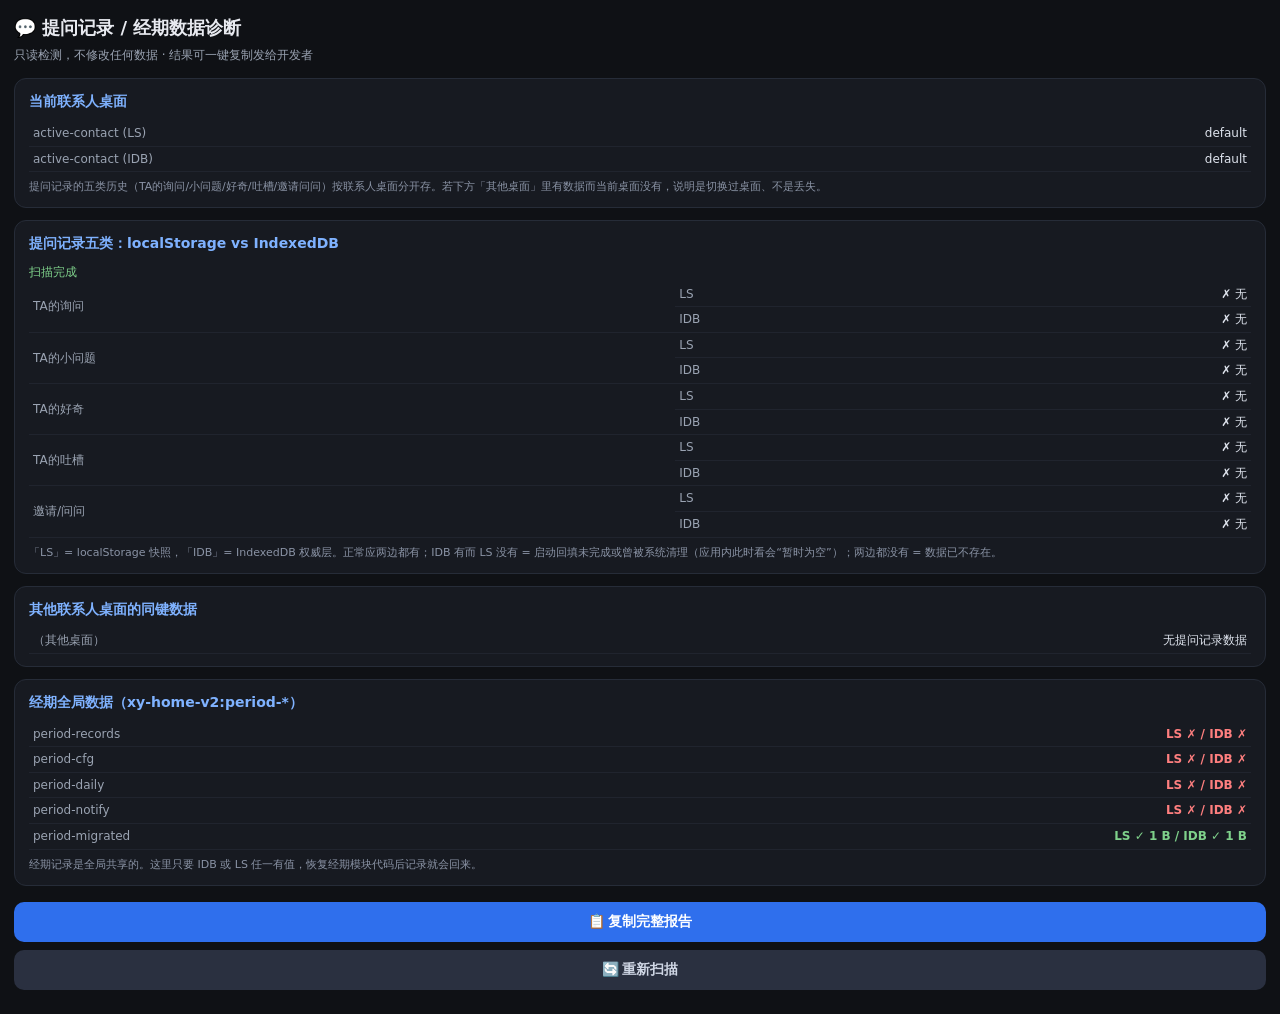
<file: diag-ask-records.html>
<!DOCTYPE html>
<html lang="zh-CN">
<head>
<meta charset="UTF-8">
<meta name="viewport" content="width=device-width, initial-scale=1, viewport-fit=cover">
<title>Mochi 提问记录诊断</title>
<style>
  * { box-sizing: border-box; margin: 0; padding: 0; }
  body { font-family: system-ui, -apple-system, 'Segoe UI', Roboto, sans-serif; background: #0f1115; color: #e8eaf0;
         padding: max(14px, env(safe-area-inset-top)) 14px calc(24px + env(safe-area-inset-bottom)); line-height: 1.55; }
  h1 { font-size: 18px; margin-bottom: 4px; }
  .sub { color: #9aa3b2; font-size: 12px; margin-bottom: 14px; }
  .card { background: #171a21; border: 1px solid #262c38; border-radius: 12px; padding: 12px 14px; margin-bottom: 12px; }
  .card h2 { font-size: 14px; color: #7fb2ff; margin-bottom: 8px; }
  table { width: 100%; border-collapse: collapse; font-size: 12px; }
  td { padding: 3px 4px; border-bottom: 1px solid #20242e; word-break: break-all; }
  td.k { color: #9aa3b2; max-width: 62%; }
  td.v { text-align: right; white-space: nowrap; color: #dfe4ee; font-variant-numeric: tabular-nums; }
  tr.ok td.v { color: #7fd18b; font-weight: 600; }
  tr.miss td.v { color: #ff7f7f; font-weight: 600; }
  .note { font-size: 11px; color: #8a93a5; margin-top: 6px; }
  button { appearance: none; border: 0; border-radius: 10px; padding: 11px 16px; font-size: 14px; font-weight: 600;
           background: #2f6fed; color: #fff; width: 100%; margin-top: 4px; }
  button.gray { background: #2a3040; color: #cfd6e4; margin-top: 8px; }
  textarea { width: 100%; height: 180px; background: #12151c; color: #cfe3ff; border: 1px solid #262c38; border-radius: 10px;
             padding: 10px; font-size: 11px; font-family: Consolas, Menlo, monospace; margin-top: 10px; white-space: pre; }
  .prog { font-size: 12px; color: #7fd18b; min-height: 18px; }
</style>
</head>
<body>
<h1>💬 提问记录 / 经期数据诊断</h1>
<div class="sub">只读检测，不修改任何数据 · 结果可一键复制发给开发者</div>

<div class="card">
  <h2>当前联系人桌面</h2>
  <table id="t-cid"></table>
  <div class="note">提问记录的五类历史（TA的询问/小问题/好奇/吐槽/邀请问问）按联系人桌面分开存。若下方「其他桌面」里有数据而当前桌面没有，说明是切换过桌面、不是丢失。</div>
</div>

<div class="card">
  <h2>提问记录五类：localStorage vs IndexedDB</h2>
  <div class="prog" id="prog">扫描中…</div>
  <table id="t-ask"></table>
  <div class="note">「LS」= localStorage 快照，「IDB」= IndexedDB 权威层。正常应两边都有；IDB 有而 LS 没有 = 启动回填未完成或曾被系统清理（应用内此时看会“暂时为空”）；两边都没有 = 数据已不存在。</div>
</div>

<div class="card">
  <h2>其他联系人桌面的同键数据</h2>
  <table id="t-other"></table>
</div>

<div class="card">
  <h2>经期全局数据（xy-home-v2:period-*）</h2>
  <table id="t-period"></table>
  <div class="note">经期记录是全局共享的。这里只要 IDB 或 LS 任一有值，恢复经期模块代码后记录就会回来。</div>
</div>

<button id="btn-copy">📋 复制完整报告</button>
<button class="gray" id="btn-rescan">🔄 重新扫描</button>
<textarea id="report" readonly spellcheck="false" style="display:none"></textarea>

<script>
(function () {
  'use strict';
  var G = 'xy-home-v2:';
  var ASK_KEYS = ['ta-ask', 'ta-choose', 'ta-curious', 'ta-roast', 'invite-ask-history'];
  var PERIOD_KEYS = ['period-records', 'period-cfg', 'period-daily', 'period-notify', 'period-migrated'];
  var LABELS = { 'ta-ask': 'TA的询问', 'ta-choose': 'TA的小问题', 'ta-curious': 'TA的好奇', 'ta-roast': 'TA的吐槽', 'invite-ask-history': '邀请/问问' };
  var idbVals = {};   // key -> value(string) 或 undefined
  var reportLines = [];

  function fmtSize(n) {
    if (n == null) return '—';
    if (n < 1024) return n + ' B';
    if (n < 1048576) return (n / 1024).toFixed(1) + ' KB';
    return (n / 1048576).toFixed(2) + ' MB';
  }
  function esc(s) { return String(s == null ? '' : s).replace(/&/g, '&amp;').replace(/</g, '&lt;'); }

  function lsGet(k) { try { return localStorage.getItem(G + k); } catch (e) { return null; } }
  function lsKeys() { var out = []; try { for (var i = 0; i < localStorage.length; i++) out.push(localStorage.key(i)); } catch (e) {} return out; }

  function openIdb() {
    return new Promise(function (res) {
      try {
        var rq = indexedDB.open('mochi-db', 1);
        rq.onsuccess = function () { res(rq.result); };
        rq.onerror = function () { res(null); };
        rq.onblocked = function () { res(null); };
      } catch (e) { res(null); }
    });
  }
  // 只保留与诊断相关的键值，避免把几十 MB 图片类大键读进内存
  function wanted(k) {
    if (typeof k !== 'string' || k.indexOf(G) !== 0) return false;
    var tail = k.slice(G.length);
    for (var i = 0; i < ASK_KEYS.length; i++) {
      var ak = ASK_KEYS[i];
      if (tail === ak || new RegExp('^[^:]+:' + ak + '$').test(tail)) return true;
    }
    if (PERIOD_KEYS.indexOf(tail) >= 0) return true;
    if (tail === 'active-contact' || tail === 'contacts') return true;
    return false;
  }
  function idbAll(db) {
    return new Promise(function (res) {
      if (!db) { res({}); return; }
      try {
        var out = {};
        var tx = db.transaction('kv', 'readonly');
        var cur = tx.objectStore('kv').openCursor();
        cur.onsuccess = function (ev) {
          var c = ev.target.result;
          if (!c) { res(out); return; }
          if (wanted(c.key)) out[c.key] = c.value;
          c.continue();
        };
        cur.onerror = function () { res(out); };
      } catch (e) { res({}); }
    });
  }
  // 解析 ta-* 对象，取 history/questions 条数
  function parseAsk(str) {
    if (str == null) return null;
    try {
      var d = JSON.parse(str);
      if (!d || typeof d !== 'object') return { bad: true };
      return {
        hist: Array.isArray(d.history) ? d.history.length : -1,
        qs: Array.isArray(d.questions) ? d.questions.length : -1
      };
    } catch (e) { return { bad: true }; }
  }
  function parseArr(str) {
    if (str == null) return null;
    try { var a = JSON.parse(str); return Array.isArray(a) ? a.length : -1; } catch (e) { return { bad: true }; }
  }
  function cellRow(cls, k, v) { return '<tr class="' + cls + '"><td class="k">' + k + '</td><td class="v">' + v + '</td></tr>'; }

  function render() {
    reportLines = [];
    reportLines.push('== Mochi 提问记录诊断 ' + new Date().toLocaleString() + ' ==');
    var ua = navigator.userAgent;
    reportLines.push('UA: ' + ua);

    // ---- 当前联系人 ----
    var cidLS = lsGet('active-contact');
    var cidIDB = idbVals[G + 'active-contact'];
    var cid = cidLS || cidIDB || '(未设置=default)';
    var htmlCid = cellRow('', 'active-contact (LS)', esc(cidLS || '无'));
    htmlCid += cellRow('', 'active-contact (IDB)', esc(cidIDB || '无'));
    document.getElementById('t-cid').innerHTML = htmlCid;
    reportLines.push('active-contact LS=' + (cidLS || '无') + ' IDB=' + (cidIDB || '无'));

    // 联系人列表（找其他桌面）
    var contacts = [];
    var rawContacts = lsGet('contacts') != null ? lsGet('contacts') : idbVals[G + 'contacts'];
    try { var ca = JSON.parse(rawContacts || '[]'); if (Array.isArray(ca)) contacts = ca; } catch (e) {}
    var otherPrefixes = ['default'].concat(contacts.map(function (c) { return c && c.id; }).filter(Boolean));
    otherPrefixes = otherPrefixes.filter(function (p, i) { return otherPrefixes.indexOf(p) === i && p !== String(cidLS || cidIDB || 'default'); });

    // ---- 五类主表（当前桌面键 xy-home-v2:<cid>:<k> 优先，回退根键）----
    function lsGetCur(k) {
      var v = null;
      try { v = localStorage.getItem(G + cid + ':' + k); } catch (e) {}
      if (v == null) { try { v = localStorage.getItem(G + k); } catch (e) {} }
      return v;
    }
    function idbGetCur(k) {
      var nsV = idbVals[G + cid + ':' + k];
      if (nsV !== undefined) return nsV;
      return idbVals[G + k];
    }
    var rows = '';
    ASK_KEYS.forEach(function (k) {
      var lsV = lsGetCur(k);
      var idbRaw = idbGetCur(k);
      var idbV = typeof idbRaw === 'string' ? idbRaw : (idbRaw != null ? JSON.stringify(idbRaw) : null);
      var isArr = k === 'invite-ask-history';
      var cntLS = isArr ? parseArr(lsV) : parseAsk(lsV);
      var cntIDB = isArr ? parseArr(idbV) : parseAsk(idbV);
      function desc(cnt, raw, size) {
        if (raw == null) return '✗ 无';
        if (!cnt) return '⚠ 空';
        if (cnt.bad) return '⚠ 损坏';
        if (isArr) return '✓ 记录 ' + cnt + ' 条 · ' + fmtSize(size);
        return '✓ 历史' + cnt.hist + '条/题库' + cnt.qs + '条 · ' + fmtSize(size);
      }
      var lsTxt = desc(cntLS, lsV, lsV == null ? 0 : lsV.length);
      var idbTxt = desc(cntIDB, idbRaw, idbV == null ? 0 : idbV.length);
      var cls = (lsV == null && idbRaw === undefined) ? 'miss' : 'ok';
      rows += '<tr><td class="k" rowspan="2">' + (LABELS[k] || k) + '</td><td class="k">LS</td><td class="v ' + (lsV == null ? 'miss' : 'ok') + '">' + lsTxt + '</td></tr>';
      rows += '<tr><td class="k">IDB</td><td class="v ' + (idbRaw === undefined ? 'miss' : 'ok') + '">' + idbTxt + '</td></tr>';
      reportLines.push(LABELS[k] + ' | LS=' + (lsV == null ? 'MISSING' : lsTxt) + ' | IDB=' + (idbRaw === undefined ? 'MISSING' : idbTxt));
    });
    document.getElementById('t-ask').innerHTML = rows;

    // ---- 其他桌面（含 default；排除当前桌面）----
    var rowsO = '';
    var foundElsewhere = false;
    otherPrefixes.forEach(function (pf) {
      ASK_KEYS.forEach(function (k) {
        var fullKey = G + pf + ':' + k;
        var lsV = null; try { lsV = localStorage.getItem(fullKey); } catch (e) {}
        lsV = lsV != null ? lsV : (lsGet(k) != null && pf === 'default' ? lsGet(k) : null);
        var idbRaw = idbVals[fullKey];
        var idbV = typeof idbRaw === 'string' ? idbRaw : (idbRaw != null ? JSON.stringify(idbRaw) : null);
        var p = parseAsk(lsV != null ? lsV : idbV);
        var has = (lsV != null || idbRaw !== undefined);
        if (has && p && !p.bad && (p.hist > 0 || k === 'invite-ask-history')) {
          foundElsewhere = true;
          rowsO += cellRow('ok', esc(pf) + ' · ' + (LABELS[k] || k), '✓ 记录 ' + p.hist + ' 条');
          reportLines.push('[其他桌面 ' + pf + '] ' + k + ' 记录 ' + p.hist + ' 条');
        }
      });
    });
    if (!rowsO) rowsO = cellRow('', '（其他桌面）', '无提问记录数据');
    document.getElementById('t-other').innerHTML = rowsO;

    // ---- 经期 ----
    var rowsP = '';
    PERIOD_KEYS.forEach(function (k) {
      var lsV = lsGet(k);
      var idbRaw = idbVals[G + k];
      var idbV = typeof idbRaw === 'string' ? idbRaw : (idbRaw != null ? JSON.stringify(idbRaw) : null);
      var desc = '';
      if (k === 'period-records') {
        var p = parseArr(lsV != null ? lsV : idbV);
        desc = (p == null) ? '' : (typeof p === 'number' ? ('记录区间 ' + p + ' 段') : '⚠ 损坏');
      }
      var hasLS = lsV != null, hasIDB = idbRaw !== undefined && idbV != null;
      rowsP += '<tr class="' + ((hasLS || hasIDB) ? 'ok' : 'miss') + '"><td class="k">' + k + '</td><td class="v">' +
        (hasLS ? 'LS ✓ ' + fmtSize(lsV.length) : 'LS ✗') + ' / ' +
        (hasIDB ? 'IDB ✓ ' + fmtSize((idbV || '').length) : 'IDB ✗') + (desc ? ' · ' + desc : '') + '</td></tr>';
      reportLines.push('period ' + k + ': LS=' + (hasLS ? fmtSize(lsV.length) : 'NO') + ' IDB=' + (hasIDB ? fmtSize((idbV || '').length) : 'NO') + (desc ? ' ' + desc : ''));
    });
    document.getElementById('t-period').innerHTML = rowsP;

    reportLines.push('localStorage 键总数: ' + lsKeys().length);
    document.getElementById('prog').textContent = '扫描完成';
  }

  function run() {
    document.getElementById('prog').textContent = '扫描中…';
    openIdb().then(function (db) { return idbAll(db); }).then(function (vals) {
      idbVals = vals || {};
      render();
    });
  }

  document.getElementById('btn-rescan').addEventListener('click', run);
  document.getElementById('btn-copy').addEventListener('click', function () {
    var ta = document.getElementById('report');
    ta.style.display = 'block';
    ta.value = reportLines.join('\n');
    ta.select();
    try { document.execCommand('copy'); this.textContent = '✅ 已复制，去粘贴给开发者'; } catch (e) {}
    setTimeout(function () { btn.textContent = '📋 复制完整报告'; }, 2500);
    var btn = this;
  });

  run();
})();
</script>
</body>
</html>
</file>
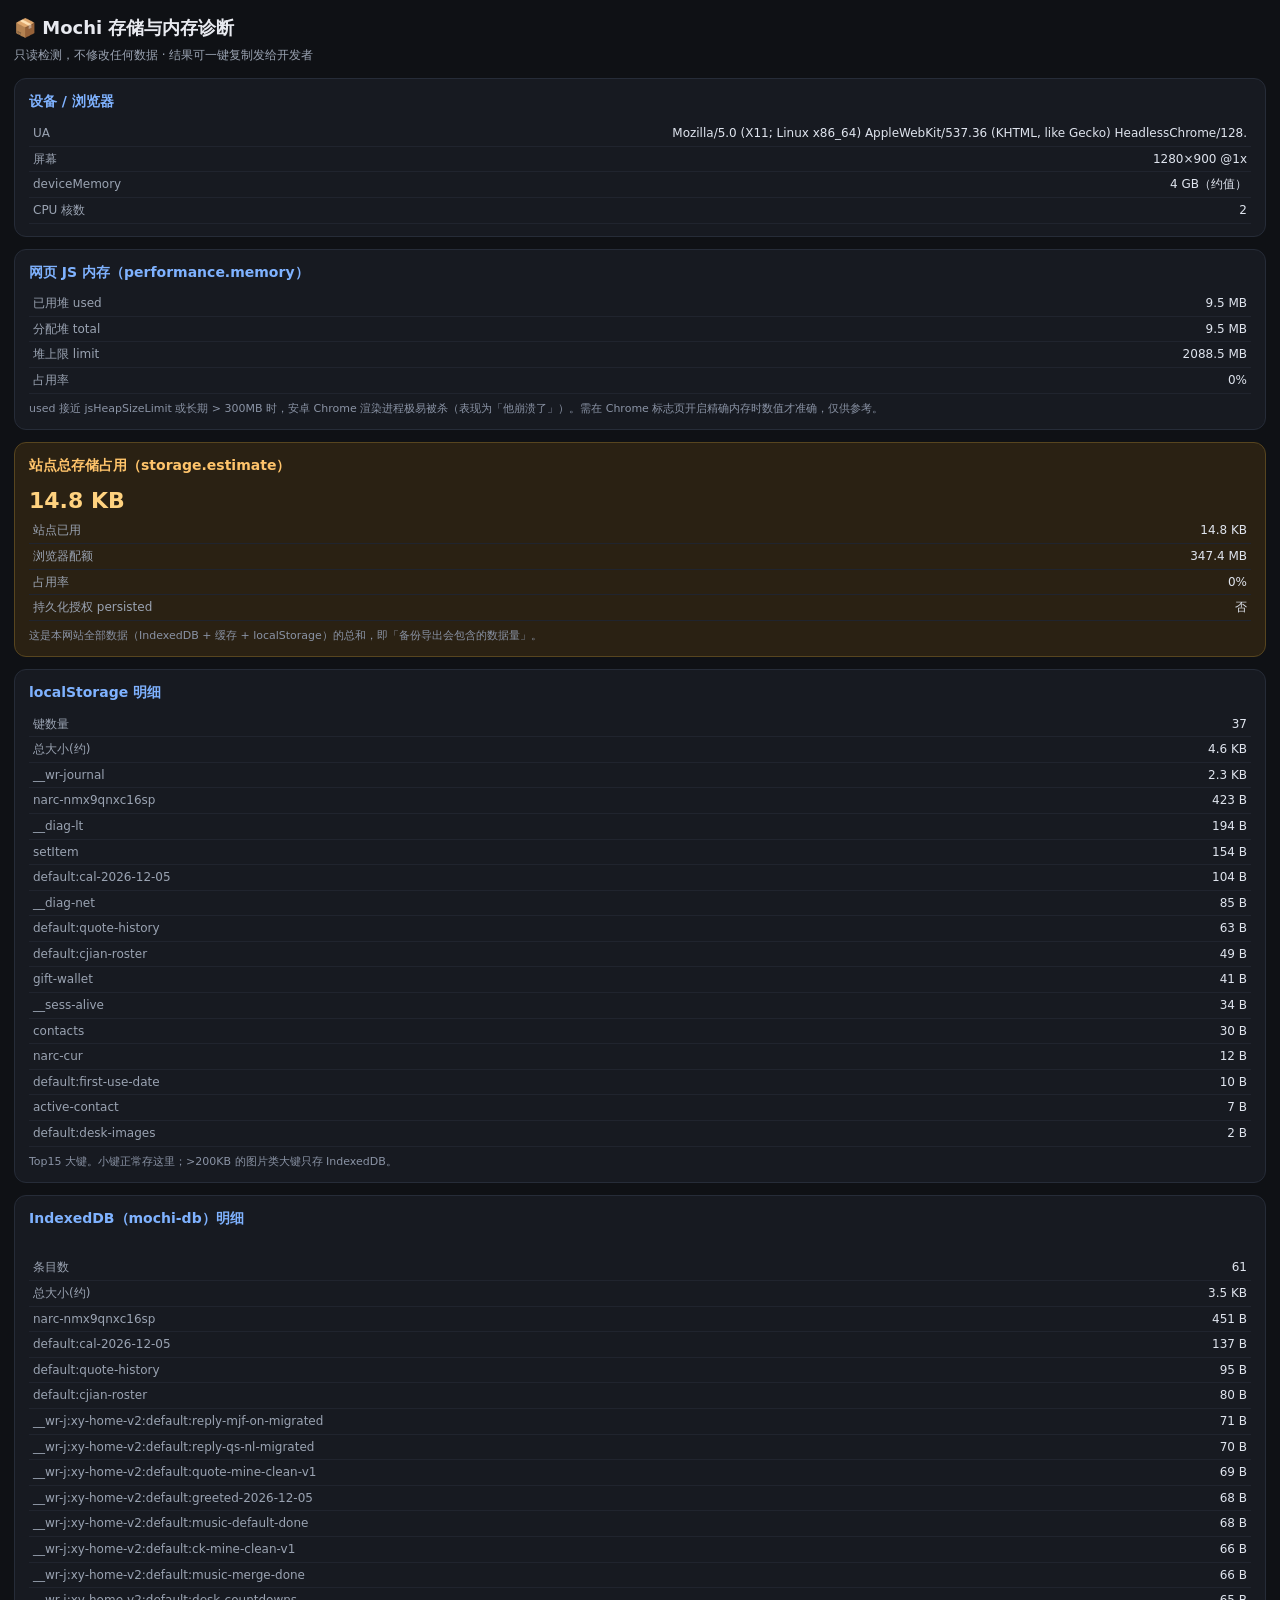
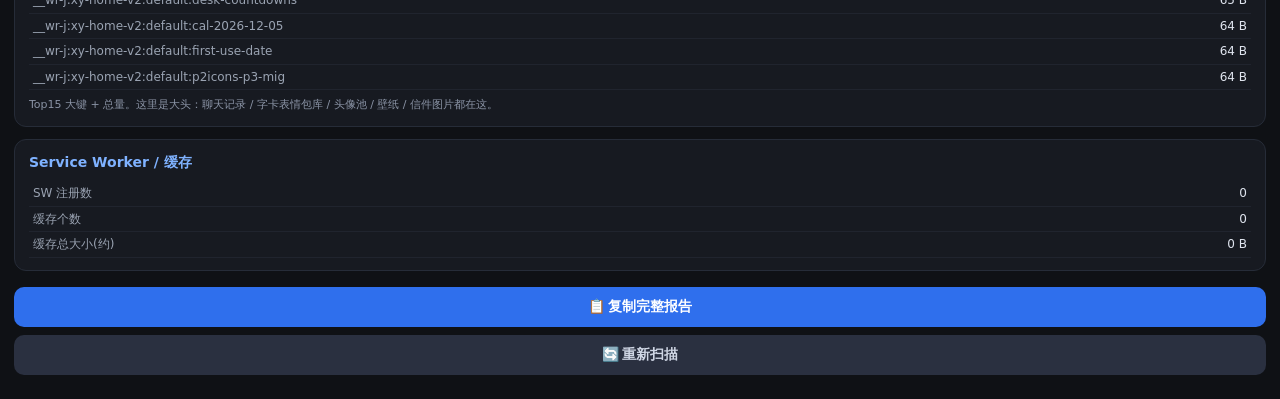
<file: diag-storage.html>
<!DOCTYPE html>
<html lang="zh-CN">
<head>
<meta charset="UTF-8">
<meta name="viewport" content="width=device-width, initial-scale=1, viewport-fit=cover">
<title>Mochi 存储诊断</title>
<style>
  * { box-sizing: border-box; margin: 0; padding: 0; }
  body { font-family: system-ui, -apple-system, 'Segoe UI', Roboto, sans-serif; background: #0f1115; color: #e8eaf0;
         padding: max(14px, env(safe-area-inset-top)) 14px calc(24px + env(safe-area-inset-bottom)); line-height: 1.55; }
  h1 { font-size: 18px; margin-bottom: 4px; }
  .sub { color: #9aa3b2; font-size: 12px; margin-bottom: 14px; }
  .card { background: #171a21; border: 1px solid #262c38; border-radius: 12px; padding: 12px 14px; margin-bottom: 12px; }
  .card h2 { font-size: 14px; color: #7fb2ff; margin-bottom: 8px; }
  table { width: 100%; border-collapse: collapse; font-size: 12px; }
  td { padding: 3px 4px; border-bottom: 1px solid #20242e; word-break: break-all; }
  td.k { color: #9aa3b2; max-width: 60%; }
  td.v { text-align: right; white-space: nowrap; color: #dfe4ee; font-variant-numeric: tabular-nums; }
  tr.hot td.v { color: #ffb35c; font-weight: 600; }
  .big { font-size: 22px; font-weight: 700; color: #ffd27f; }
  .note { font-size: 11px; color: #8a93a5; margin-top: 6px; }
  button { appearance: none; border: 0; border-radius: 10px; padding: 11px 16px; font-size: 14px; font-weight: 600;
           background: #2f6fed; color: #fff; width: 100%; margin-top: 4px; }
  button.gray { background: #2a3040; color: #cfd6e4; margin-top: 8px; }
  button:disabled { opacity: .5; }
  textarea { width: 100%; height: 180px; background: #12151c; color: #cfe3ff; border: 1px solid #262c38; border-radius: 10px;
             padding: 10px; font-size: 11px; font-family: Consolas, Menlo, monospace; margin-top: 10px; white-space: pre; }
  .prog { font-size: 12px; color: #7fd18b; min-height: 18px; }
  .warn { background: #2a2113; border-color: #57451f; }
  .warn h2 { color: #ffc46b; }
</style>
</head>
<body>
<h1>📦 Mochi 存储与内存诊断</h1>
<div class="sub">只读检测，不修改任何数据 · 结果可一键复制发给开发者</div>

<div class="card">
  <h2>设备 / 浏览器</h2>
  <table id="t-dev"></table>
</div>

<div class="card">
  <h2>网页 JS 内存（performance.memory）</h2>
  <table id="t-mem"></table>
  <div class="note">used 接近 jsHeapSizeLimit 或长期 &gt; 300MB 时，安卓 Chrome 渲染进程极易被杀（表现为「他崩溃了」）。需在 Chrome 标志页开启精确内存时数值才准确，仅供参考。</div>
</div>

<div class="card warn">
  <h2>站点总存储占用（storage.estimate）</h2>
  <div class="big" id="est-big">…</div>
  <table id="t-est"></table>
  <div class="note">这是本网站全部数据（IndexedDB + 缓存 + localStorage）的总和，即「备份导出会包含的数据量」。</div>
</div>

<div class="card">
  <h2>localStorage 明细</h2>
  <table id="t-ls"></table>
  <div class="note">Top15 大键。小键正常存这里；&gt;200KB 的图片类大键只存 IndexedDB。</div>
</div>

<div class="card">
  <h2>IndexedDB（mochi-db）明细</h2>
  <div class="prog" id="idb-prog"></div>
  <table id="t-idb"></table>
  <div class="note">Top15 大键 + 总量。这里是大头：聊天记录 / 字卡表情包库 / 头像池 / 壁纸 / 信件图片都在这。</div>
</div>

<div class="card">
  <h2>Service Worker / 缓存</h2>
  <table id="t-sw"></table>
</div>

<button id="btn-copy">📋 复制完整报告</button>
<button class="gray" id="btn-rescan">🔄 重新扫描</button>
<textarea id="report" readonly spellcheck="false" style="display:none"></textarea>

<script>
(function () {
  'use strict';
  var fmt = function (n) {
    if (n == null || isNaN(n)) return '?';
    if (n >= 1048576) return (n / 1048576).toFixed(1) + ' MB';
    if (n >= 1024) return (n / 1024).toFixed(1) + ' KB';
    return n + ' B';
  };
  var REPORT = [];
  function log(s) { REPORT.push(s); }
  function fill(id, rows) {
    var t = document.getElementById(id);
    t.innerHTML = rows.map(function (r) {
      return '<tr' + (r.hot ? ' class="hot"' : '') + '><td class="k">' + r[0] + '</td><td class="v">' + r[1] + '</td></tr>';
    }).join('');
  }

  function devInfo() {
    var rows = [
      ['UA', (navigator.userAgent || '').slice(0, 90)],
      ['屏幕', screen.width + '×' + screen.height + ' @' + (window.devicePixelRatio || 1) + 'x'],
      ['deviceMemory', (navigator.deviceMemory || '?') + ' GB（约值）'],
      ['CPU 核数', navigator.hardwareConcurrency || '?']
    ];
    fill('t-dev', rows);
    log('== 设备 ==\nUA: ' + navigator.userAgent + '\n屏幕: ' + screen.width + '×' + screen.height + ' @' + (window.devicePixelRatio || 1) + 'x');
  }

  function memInfo() {
    var m = performance.memory;
    var rows;
    if (!m) {
      rows = [['performance.memory', '不可用']];
      log('\n== JS内存 ==\nperformance.memory 不可用');
    } else {
      rows = [
        ['已用堆 used', fmt(m.usedJSHeapSize), m.usedJSHeapSize > 300 * 1048576],
        ['分配堆 total', fmt(m.totalJSHeapSize)],
        ['堆上限 limit', fmt(m.jsHeapSizeLimit)],
        ['占用率', m.jsHeapSizeLimit ? Math.round(m.usedJSHeapSize / m.jsHeapSizeLimit * 100) + '%' : '?',
          m.jsHeapSizeLimit && m.usedJSHeapSize / m.jsHeapSizeLimit > 0.5]
      ];
      log('\n== JS内存 ==\nused=' + fmt(m.usedJSHeapSize) + ' total=' + fmt(m.totalJSHeapSize) + ' limit=' + fmt(m.jsHeapSizeLimit));
    }
    fill('t-mem', rows);
  }

  function lsInfo() {
    var total = 0, cnt = 0, items = [];
    try {
      for (var i = 0; i < localStorage.length; i++) {
        var k = localStorage.key(i);
        var v = '';
        try { v = localStorage.getItem(k) || ''; } catch (e) {}
        total += v.length + k.length; cnt++;
        items.push([k, v.length]);
      }
    } catch (e) {}
    items.sort(function (a, b) { return b[1] - a[1]; });
    var rows = [['键数量', cnt], ['总大小(约)', fmt(total), total > 3 * 1048576]];
    items.slice(0, 15).forEach(function (it) { rows.push([it[0].replace('xy-home-v2:', ''), fmt(it[1]), it[1] > 200 * 1024]); });
    fill('t-ls', rows);
    log('\n== localStorage ==\n共 ' + cnt + ' 键 约 ' + fmt(total) + '\n' + items.slice(0, 15).map(function (it) { return it[0] + ' = ' + fmt(it[1]); }).join('\n'));
  }

  function sizeOf(v) {
    if (v == null) return 0;
    if (typeof v === 'string') return v.length;
    try { return JSON.stringify(v).length; } catch (e) { return 0; }
  }

  function idbScan() {
    return new Promise(function (resolve) {
      var prog = document.getElementById('idb-prog');
      var done = false;
      setTimeout(function () { if (!done) prog.textContent = '扫描中…（数据大时需要几秒到几十秒）'; }, 300);
      var finish = function (r) { done = true; resolve(r); };
      try {
        var req = indexedDB.open('mochi-db', 1);
        req.onerror = function () { finish(null); };
        req.onsuccess = function () {
          var db = req.result;
          try {
            var tx = db.transaction('kv', 'readonly');
            var cur = tx.objectStore('kv').openCursor();
            var total = 0, cnt = 0, items = [];
            cur.onsuccess = function () {
              var c = cur.result;
              if (!c) { finish({ total: total, cnt: cnt, items: items }); return; }
              var sz = sizeOf(c.value) + String(c.key || '').length;
              total += sz; cnt++;
              items.push([String(c.key), sz]);
              c.continue();
            };
            cur.onerror = function () { finish({ total: total, cnt: cnt, items: items }); };
          } catch (e) { finish(null); }
        };
      } catch (e) { finish(null); }
    });
  }

  async function idbInfo() {
    var r = await idbScan();
    var rows, txt;
    if (!r) {
      rows = [['mochi-db', '无法读取或不存在']];
      txt = 'mochi-db 无法读取';
    } else {
      r.items.sort(function (a, b) { return b[1] - a[1]; });
      rows = [['条目数', r.cnt], ['总大小(约)', fmt(r.total), r.total > 50 * 1048576]];
      r.items.slice(0, 15).forEach(function (it) { rows.push([String(it[0]).replace('xy-home-v2:', ''), fmt(it[1]), it[1] > 1024 * 1024]); });
      txt = '共 ' + r.cnt + ' 条 约 ' + fmt(r.total) + '\n' + r.items.slice(0, 15).map(function (it) { return it[0] + ' = ' + fmt(it[1]); }).join('\n');
      document.getElementById('idb-prog').textContent = '';
    }
    fill('t-idb', rows);
    log('\n== IndexedDB mochi-db ==\n' + txt);
  }

  async function estInfo() {
    var rows;
    try {
      var e = await navigator.storage.estimate();
      var pct = e.quota ? Math.round(e.usage / e.quota * 100) : null;
      document.getElementById('est-big').textContent = fmt(e.usage);
      rows = [
        ['站点已用', fmt(e.usage)],
        ['浏览器配额', fmt(e.quota)],
        ['占用率', pct != null ? pct + '%' : '?', pct != null && pct > 80]
      ];
      if (navigator.storage && navigator.storage.persisted) {
        try { rows.push(['持久化授权 persisted', await navigator.storage.persisted() ? '是（防自动清数据的保护已生效）' : '否']); } catch (err) {}
      }
      log('\n== 站点总存储 ==\nusage=' + fmt(e.usage) + ' quota=' + fmt(e.quota) + (pct != null ? ' (' + pct + '%)' : ''));
    } catch (err) {
      document.getElementById('est-big').textContent = '不可用';
      rows = [['storage.estimate', '不可用']];
      log('\n== 站点总存储 ==\n不可用');
    }
    fill('t-est', rows);
  }

  async function swInfo() {
    var rows = [];
    try {
      var regs = await navigator.serviceWorker.getRegistrations();
      rows.push(['SW 注册数', regs.length]);
      var names = await caches.keys();
      rows.push(['缓存个数', names.length]);
      for (var i = 0; i < names.length; i++) rows.push(['· ' + names[i], '']);
      var total = 0;
      for (var j = 0; j < names.length; j++) {
        try {
          var c = await caches.open(names[j]);
          var reqs = await c.keys();
          rows.push(['  ' + names[j] + ' 条目', reqs.length]);
          for (var q = 0; q < reqs.length; q++) {
            try { var res = await c.match(reqs[q]); if (res) total += sizeOf(await res.clone().text()); } catch (e2) {}
          }
        } catch (e3) {}
      }
      rows.push(['缓存总大小(约)', fmt(total)]);
      log('\n== SW/缓存 ==\n注册数=' + regs.length + ' 缓存=' + names.join(', ') + ' 缓存总量≈' + fmt(total));
    } catch (e) {
      rows.push(['ServiceWorker', '不可用']);
      log('\n== SW/缓存 ==\n不可用');
    }
    fill('t-sw', rows);
  }

  async function run() {
    REPORT = [];
    log('Mochi 存储诊断报告 ' + new Date().toLocaleString());
    devInfo(); memInfo(); lsInfo();
    await estInfo();
    await idbInfo();
    await swInfo();
    log('\n（以上大小均为近似值：字符串长度≈字节数）');
  }

  document.getElementById('btn-copy').addEventListener('click', function () {
    var ta = document.getElementById('report');
    ta.value = REPORT.join('\n');
    ta.style.display = 'block';
    ta.select();
    try { document.execCommand('copy'); this.textContent = '✓ 已复制，粘贴给开发者即可'; } catch (e) {}
    setTimeout(function () {}, 0);
  });
  document.getElementById('btn-rescan').addEventListener('click', function () { location.reload(); });

  run();
})();
</script>
</body>
</html>
</file>
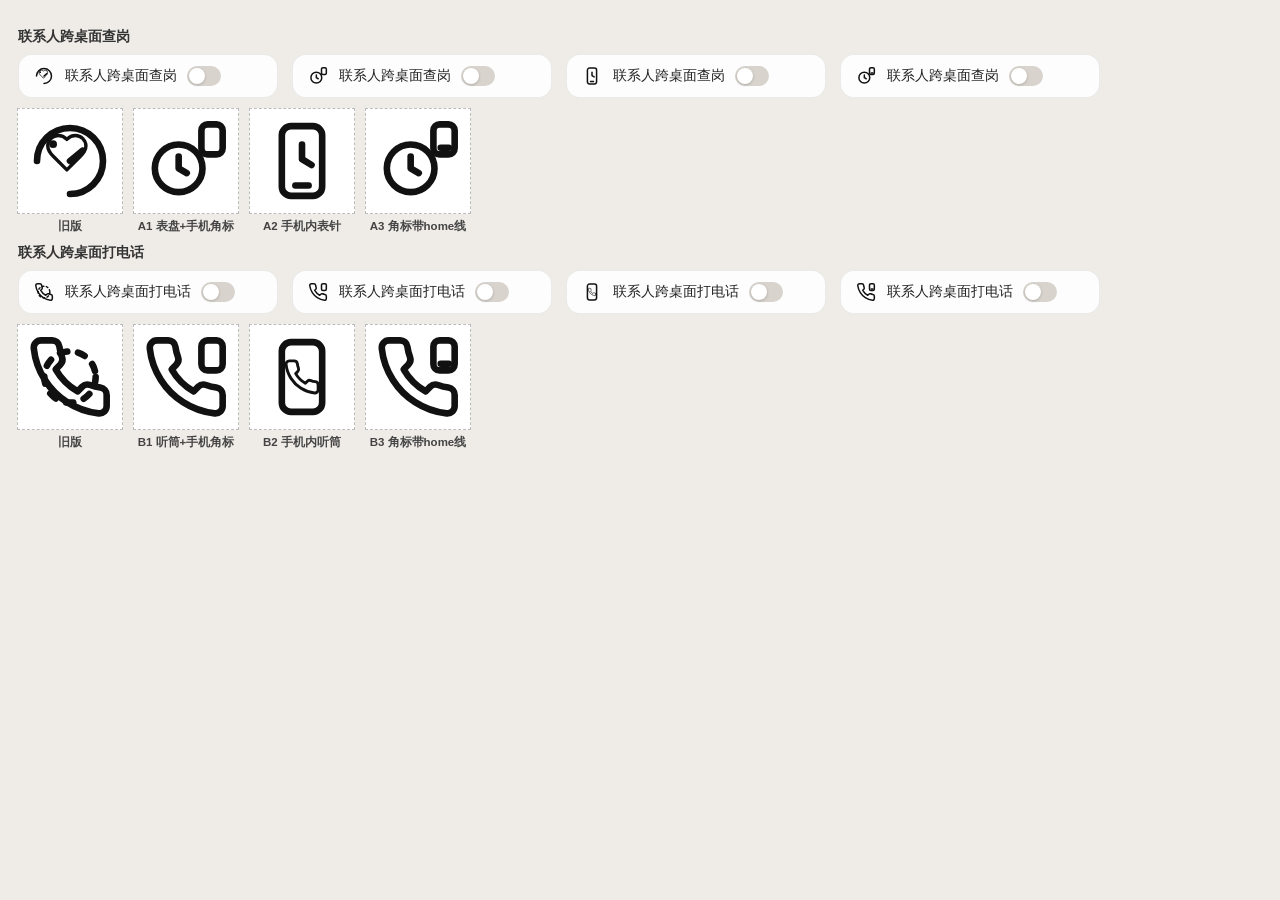
<file: tools/_desk-icon-preview.html>
<!doctype html><html><head><meta charset="utf-8"><style>
body{margin:0;padding:18px;background:#efece7;font-family:sans-serif}
h2{font-size:14px;margin:10px 0 8px;color:#333}
.row-wrap{display:flex;gap:14px;flex-wrap:wrap}
.set-row-mock{display:flex;align-items:center;gap:10px;background:rgba(255,255,255,.9);border:1px solid rgba(0,0,0,.08);border-radius:14px;padding:10px 14px;min-width:230px}
.set-row-mock .ico{width:22px;height:22px;display:flex;align-items:center;justify-content:center;flex-shrink:0}
.set-row-mock .ico svg{width:20px;height:20px}
.set-row-mock .txt{font-size:14px;color:#222}
.set-row-mock .tk{width:34px;height:20px;border-radius:10px;background:#d8d4cd;display:inline-block;position:relative}
.set-row-mock .tk::after{content:"";position:absolute;left:2px;top:2px;width:16px;height:16px;border-radius:50%;background:#fff;box-shadow:0 1px 3px rgba(0,0,0,.2)}
.zooms{display:flex;gap:12px;margin-top:10px;align-items:flex-start}
.zoom{width:104px;display:flex;flex-direction:column;align-items:center;gap:5px}
.zoom .box{width:104px;height:104px;background:#fff;border:1px dashed #bbb;display:flex;align-items:center;justify-content:center}
.zoom svg{width:88px;height:88px}
.zoom .nm{font-size:11.5px;color:#444;font-weight:700;text-align:center}
</style></head><body>

<h2>联系人跨桌面查岗</h2>
<div class="row-wrap" id="rows-a"></div>
<div class="zooms" id="zooms-a"></div>

<h2>联系人跨桌面打电话</h2>
<div class="row-wrap" id="rows-b"></div>
<div class="zooms" id="zooms-b"></div>

<script>
const OLD_CHECKIN = '<path d="M12 21a9 9 0 1 0-9-9"/><path d="M12 12l3.4-2.8"/><circle cx="7.4" cy="7.4" r="1.05" fill="#111111" stroke="none"/><g transform="translate(4.9,3.5) scale(0.52)"><path d="M19 14c1.49-1.46 3-3.21 3-5.5A5.5 5.5 0 0 0 16.5 3c-1.76 0-3 .5-4.5 2-1.5-1.5-2.74-2-4.5-2A5.5 5.5 0 0 0 2 8.5c0 2.3 1.5 4.05 3 5.5l7 7Z"/></g>';
const OLD_CALL = '<circle cx="12" cy="12" r="7" stroke-dasharray="2 3"/><path d="M22 16.92v3a2 2 0 0 1-2.18 2 19.79 19.79 0 0 1-8.63-3.07 19.5 19.5 0 0 1-6-6 19.79 19.79 0 0 1-3.07-8.67A2 2 0 0 1 4.11 2h3a2 2 0 0 1 2 1.72 12.84 12.84 0 0 0 .7 2.81 2 2 0 0 1-.45 2.11L8.09 9.91a16 16 0 0 0 6 6l1.27-1.27a2 2 0 0 1 2.11-.45 12.84 12.84 0 0 0 2.81.7A2 2 0 0 1 22 16.92z"/>';
const HANDSET = '<path d="M22 16.92v3a2 2 0 0 1-2.18 2 19.79 19.79 0 0 1-8.63-3.07 19.5 19.5 0 0 1-6-6 19.79 19.79 0 0 1-3.07-8.67A2 2 0 0 1 4.11 2h3a2 2 0 0 1 2 1.72 12.84 12.84 0 0 0 .7 2.81 2 2 0 0 1-.45 2.11L8.09 9.91a16 16 0 0 0 6 6l1.27-1.27a2 2 0 0 1 2.11-.45 12.84 12.84 0 0 0 2.81.7A2 2 0 0 1 22 16.92z"/>';

// 查岗候选
const A = [
  { n: '旧版', s: OLD_CHECKIN },
  // A1 表盘 + 右上迷你手机角标
  { n: 'A1 表盘+手机角标', s: '<circle cx="10" cy="14" r="6.5"/><path d="M10 10.8v3.2l2.2 1.3"/><rect x="16.2" y="2" width="5.8" height="8.2" rx="1.7"/>' },
  // A2 手机轮廓内表针
  { n: 'A2 手机内表针', s: '<rect x="6.5" y="2.5" width="11" height="19" rx="2.5"/><path d="M12 7.5v4l2.6 1.6"/><path d="M10.2 18.7h3.6"/>' },
  // A3 表盘 + 带home线手机角标
  { n: 'A3 角标带home线', s: '<circle cx="10" cy="14" r="6.5"/><path d="M10 10.8v3.2l2.2 1.3"/><rect x="16.2" y="2" width="5.8" height="8.2" rx="1.7"/><path d="M18.2 8.4h2.2"/>' },
];
// 打电话候选
const B = [
  { n: '旧版', s: OLD_CALL },
  // B1 听筒 + 右上迷你手机角标
  { n: 'B1 听筒+手机角标', s: HANDSET + '<rect x="16.2" y="2" width="5.8" height="8.2" rx="1.7"/>' },
  // B2 手机轮廓内迷你听筒
  { n: 'B2 手机内听筒', s: '<rect x="6.5" y="2.5" width="11" height="19" rx="2.5"/><g transform="translate(6.72,6.72) scale(0.44)">' + HANDSET + '</g>' },
  // B3 听筒 + 带home线手机角标
  { n: 'B3 角标带home线', s: HANDSET + '<rect x="16.2" y="2" width="5.8" height="8.2" rx="1.7"/><path d="M18.2 8.4h2.2"/>' },
];

function svg(inner) {
  return '<svg viewBox="0 0 24 24" fill="none" stroke="#111111" stroke-width="1.8" stroke-linecap="round" stroke-linejoin="round">' + inner + '</svg>';
}
function fill(id, list, label) {
  const rows = document.getElementById(id + '-rows') || document.getElementById(id);
  rows.innerHTML = list.map(c =>
    '<div class="set-row-mock"><div class="ico">' + svg(c.s) + '</div><div class="txt">' + label + '</div><span class="tk"></span></div>'
  ).join('');
  document.getElementById(id === 'rows-a' ? 'zooms-a' : 'zooms-b').innerHTML = list.map(c =>
    '<div class="zoom"><div class="box">' + svg(c.s) + '</div><div class="nm">' + c.n + '</div></div>'
  ).join('');
}
fill('rows-a', A, '联系人跨桌面查岗');
fill('rows-b', B, '联系人跨桌面打电话');
</script>
</body></html>
</file>
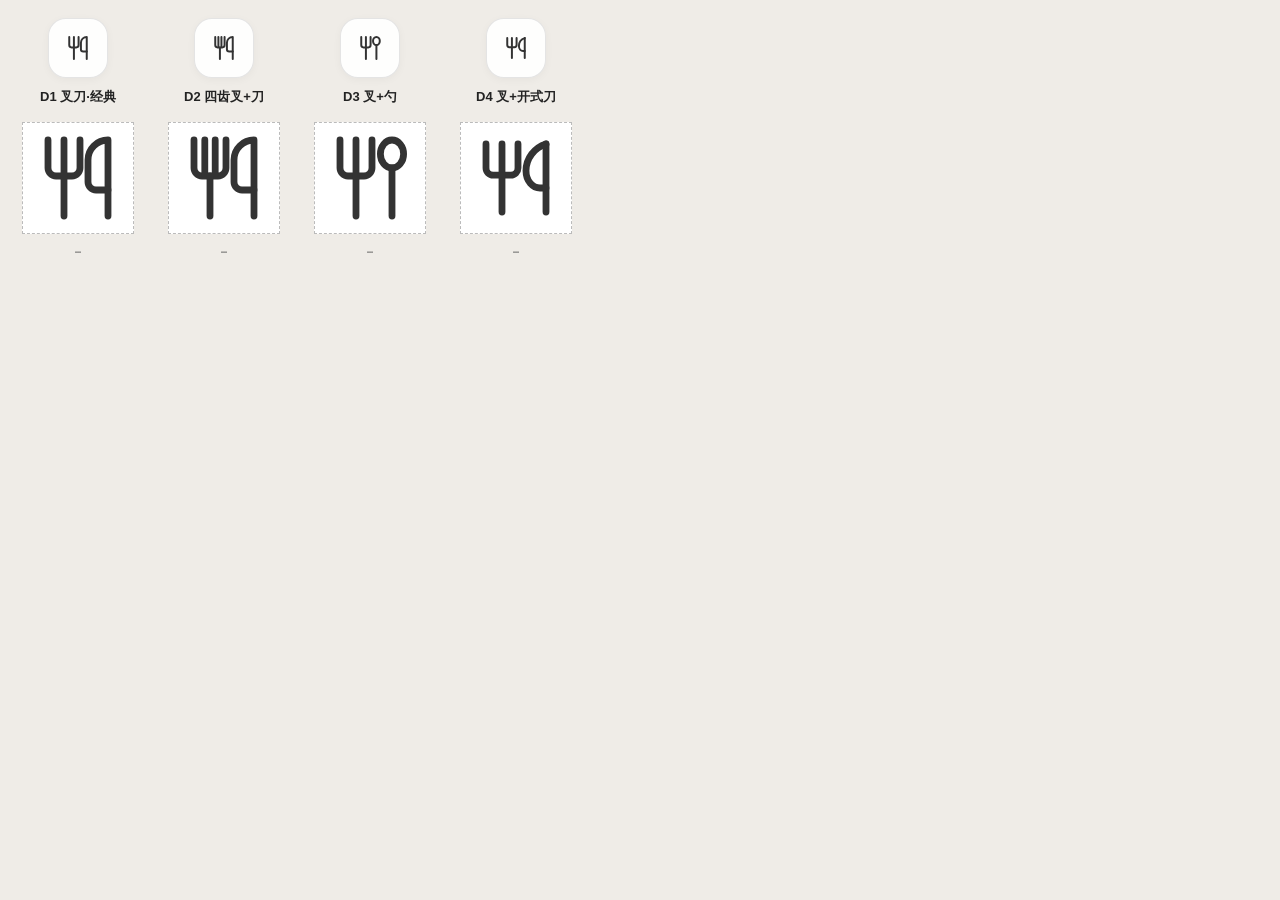
<file: tools/_eat-icon-preview.html>
<!doctype html><html><head><meta charset="utf-8"><style>
body{margin:0;padding:18px;background:#efece7;font-family:sans-serif;display:flex;gap:26px}
.col{display:flex;flex-direction:column;align-items:center;gap:10px}
.tile{width:min(58px,21vw);height:58px;border-radius:18px;background:rgba(255,255,255,.92);
  border:1px solid rgba(0,0,0,.1);box-shadow:0 2px 8px rgba(0,0,0,.04);
  display:flex;align-items:center;justify-content:center}
.tile svg{width:28px;height:28px;stroke:#333}
.zoom{width:110px;height:110px;background:#fff;border:1px dashed #bbb;display:flex;align-items:center;justify-content:center;margin-top:6px}
.zoom svg{width:96px;height:96px;stroke:#333}
.name{font-size:13px;font-weight:700;color:#222}
.bbox{font-size:10px;color:#666;margin:0;text-align:left;max-width:120px;white-space:pre-wrap;word-break:break-all}
.col{width:120px}
</style></head><body>
  <div class="col">
    <div class="tile"><svg viewBox="0 0 24 24" fill="none" stroke="#111111" stroke-width="1.7" stroke-linecap="round" stroke-linejoin="round"><path d="M4.5 2.5v7c0 1.1.9 2 2 2h4c1.1 0 2-.9 2-2v-7"/><path d="M8.5 2.5v19"/><path d="M19.5 15V2.5a5 5 0 00-5 5v5.5c0 1.1.9 2 2 2h3z"/><path d="M19.5 15v6.5"/></svg></div>
    <div class="name">D1 叉刀·经典</div>
    <div class="zoom"><svg viewBox="0 0 24 24" fill="none" stroke="#111111" stroke-width="1.7" stroke-linecap="round" stroke-linejoin="round"><path d="M4.5 2.5v7c0 1.1.9 2 2 2h4c1.1 0 2-.9 2-2v-7"/><path d="M8.5 2.5v19"/><path d="M19.5 15V2.5a5 5 0 00-5 5v5.5c0 1.1.9 2 2 2h3z"/><path d="M19.5 15v6.5"/></svg></div>
    <pre class="bbox" id="bb-0">…</pre>
  </div>
  <div class="col">
    <div class="tile"><svg viewBox="0 0 24 24" fill="none" stroke="#111111" stroke-width="1.7" stroke-linecap="round" stroke-linejoin="round"><path d="M4.5 2.5v7c0 1.1.9 2 2 2h4c1.1 0 2-.9 2-2v-7"/><path d="M7.2 2.5v8.3"/><path d="M9.8 2.5v8.3"/><path d="M8.5 11.5v10"/><path d="M19.5 15V2.5a5 5 0 00-5 5v5.5c0 1.1.9 2 2 2h3z"/><path d="M19.5 15v6.5"/></svg></div>
    <div class="name">D2 四齿叉+刀</div>
    <div class="zoom"><svg viewBox="0 0 24 24" fill="none" stroke="#111111" stroke-width="1.7" stroke-linecap="round" stroke-linejoin="round"><path d="M4.5 2.5v7c0 1.1.9 2 2 2h4c1.1 0 2-.9 2-2v-7"/><path d="M7.2 2.5v8.3"/><path d="M9.8 2.5v8.3"/><path d="M8.5 11.5v10"/><path d="M19.5 15V2.5a5 5 0 00-5 5v5.5c0 1.1.9 2 2 2h3z"/><path d="M19.5 15v6.5"/></svg></div>
    <pre class="bbox" id="bb-1">…</pre>
  </div>
  <div class="col">
    <div class="tile"><svg viewBox="0 0 24 24" fill="none" stroke="#111111" stroke-width="1.7" stroke-linecap="round" stroke-linejoin="round"><path d="M4.5 2.5v7c0 1.1.9 2 2 2h4c1.1 0 2-.9 2-2v-7"/><path d="M8.5 2.5v19"/><ellipse cx="17.5" cy="6" rx="2.9" ry="3.5"/><path d="M17.5 9.5v12"/></svg></div>
    <div class="name">D3 叉+勺</div>
    <div class="zoom"><svg viewBox="0 0 24 24" fill="none" stroke="#111111" stroke-width="1.7" stroke-linecap="round" stroke-linejoin="round"><path d="M4.5 2.5v7c0 1.1.9 2 2 2h4c1.1 0 2-.9 2-2v-7"/><path d="M8.5 2.5v19"/><ellipse cx="17.5" cy="6" rx="2.9" ry="3.5"/><path d="M17.5 9.5v12"/></svg></div>
    <pre class="bbox" id="bb-2">…</pre>
  </div>
  <div class="col">
    <div class="tile"><svg viewBox="0 0 24 24" fill="none" stroke="#111111" stroke-width="1.7" stroke-linecap="round" stroke-linejoin="round"><path d="M4.5 3.5v6c0 1 .8 1.8 1.8 1.8h4.4c1 0 1.8-.8 1.8-1.8v-6"/><path d="M8.5 3.5v17"/><path d="M19.5 20.5v-17"/><path d="M19.5 3.5c-2.9.9-5 3.6-5 6.7 0 2.6 1.7 4.3 3.5 4.3h1.5"/></svg></div>
    <div class="name">D4 叉+开式刀</div>
    <div class="zoom"><svg viewBox="0 0 24 24" fill="none" stroke="#111111" stroke-width="1.7" stroke-linecap="round" stroke-linejoin="round"><path d="M4.5 3.5v6c0 1 .8 1.8 1.8 1.8h4.4c1 0 1.8-.8 1.8-1.8v-6"/><path d="M8.5 3.5v17"/><path d="M19.5 20.5v-17"/><path d="M19.5 3.5c-2.9.9-5 3.6-5 6.7 0 2.6 1.7 4.3 3.5 4.3h1.5"/></svg></div>
    <pre class="bbox" id="bb-3">…</pre>
  </div></body></html>
</file>
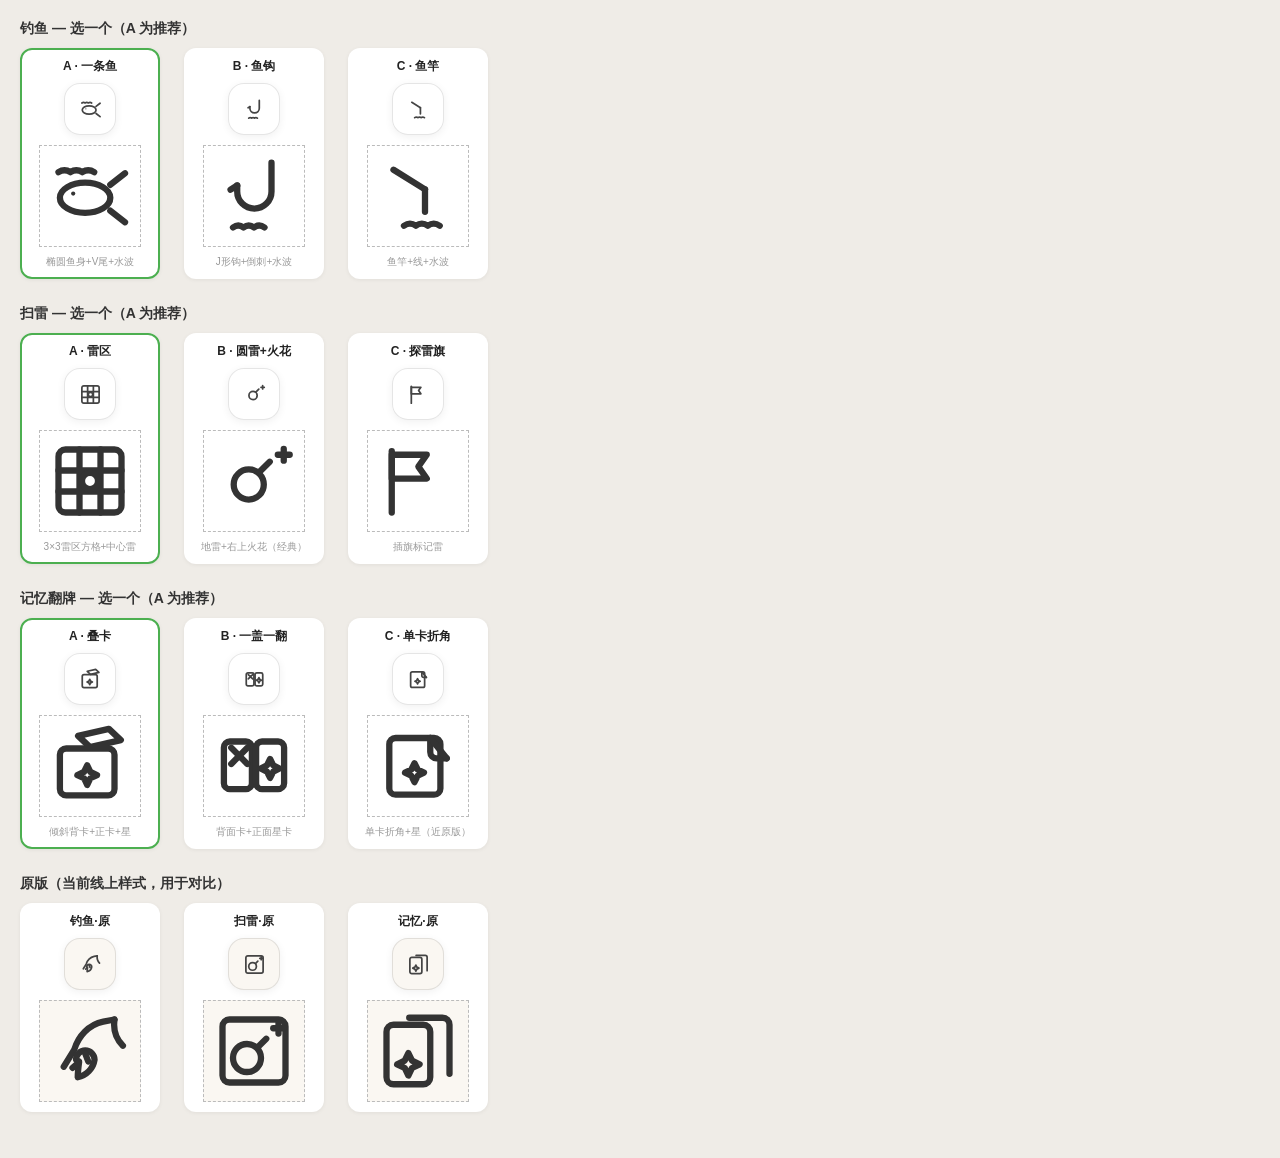
<file: tools/_game-icons-preview.html>
<!doctype html><html><head><meta charset="utf-8"><style>
body{margin:0;padding:20px;background:#efece7;font-family:sans-serif}
.sec{margin:0 0 26px}
.sec h2{margin:0 0 10px;font-size:14px;color:#333;font-weight:700}
.row{display:flex;gap:24px;flex-wrap:wrap}
.col{display:flex;flex-direction:column;align-items:center;gap:8px;width:120px;padding:10px;border-radius:12px;background:#fff;box-shadow:0 1px 4px rgba(0,0,0,.06)}
.col.rec{outline:2px solid #4caf50;outline-offset:-2px}
.tile{width:50px;height:50px;border-radius:16px;background:rgba(255,255,255,.97);
  border:1px solid rgba(0,0,0,.1);box-shadow:0 2px 8px rgba(0,0,0,.06);
  display:flex;align-items:center;justify-content:center}
.tile svg{width:23px;height:23px;color:#444}
.name{font-size:12px;font-weight:700;color:#222}
.tag{font-size:10px;color:#999}
.zoom{width:100px;height:100px;background:#fff;border:1px dashed #bbb;display:flex;align-items:center;justify-content:center;margin-top:2px}
.zoom svg{width:84px;height:84px;color:#333}
.old .tile,.old .zoom{background:#faf7f2}
</style></head><body>

  <div class="sec">
    <h2>钓鱼 — 选一个（A 为推荐）</h2>
    <div class="row">
      <div class="col rec">
        <div class="name">A · 一条鱼</div>
        <div class="tile"><svg viewBox="0 0 24 24" fill="none" stroke="currentColor" stroke-width="1.8" stroke-linecap="round" stroke-linejoin="round"><path d="M17.8 8.8l4.2-3.3"/><path d="M17.8 16.2l4.2 3.3"/><ellipse cx="10.6" cy="12.5" rx="7.2" ry="4.3"/><circle cx="7.2" cy="11.3" r=".6" fill="currentColor" stroke="none"/><path d="M3 5.2q1.7-1.1 3.4 0q1.7-1.1 3.4 0q1.7-1.1 3.4 0"/></svg></div>
        <div class="zoom"><svg viewBox="0 0 24 24" fill="none" stroke="currentColor" stroke-width="1.8" stroke-linecap="round" stroke-linejoin="round"><path d="M17.8 8.8l4.2-3.3"/><path d="M17.8 16.2l4.2 3.3"/><ellipse cx="10.6" cy="12.5" rx="7.2" ry="4.3"/><circle cx="7.2" cy="11.3" r=".6" fill="currentColor" stroke="none"/><path d="M3 5.2q1.7-1.1 3.4 0q1.7-1.1 3.4 0q1.7-1.1 3.4 0"/></svg></div>
        <div class="tag">椭圆鱼身+V尾+水波</div>
      </div>
      <div class="col">
        <div class="name">B · 鱼钩</div>
        <div class="tile"><svg viewBox="0 0 24 24" fill="none" stroke="currentColor" stroke-width="1.8" stroke-linecap="round" stroke-linejoin="round"><path d="M17 2.5v8.2a4.9 4.9 0 0 1-9.8 0V9"/><path d="M7.2 9l-1.9 1.2"/><path d="M6 21q1.5-1.1 3 0q1.5-1.1 3 0q1.5-1.1 3 0"/></svg></div>
        <div class="zoom"><svg viewBox="0 0 24 24" fill="none" stroke="currentColor" stroke-width="1.8" stroke-linecap="round" stroke-linejoin="round"><path d="M17 2.5v8.2a4.9 4.9 0 0 1-9.8 0V9"/><path d="M7.2 9l-1.9 1.2"/><path d="M6 21q1.5-1.1 3 0q1.5-1.1 3 0q1.5-1.1 3 0"/></svg></div>
        <div class="tag">J形钩+倒刺+水波</div>
      </div>
      <div class="col">
        <div class="name">C · 鱼竿</div>
        <div class="tile"><svg viewBox="0 0 24 24" fill="none" stroke="currentColor" stroke-width="1.8" stroke-linecap="round" stroke-linejoin="round"><path d="M5 4.5l9 5.6"/><path d="M14 10.1v6.4"/><path d="M8 20.5q1.7-1.2 3.4 0q1.7-1.2 3.4 0q1.7-1.2 3.4 0"/></svg></div>
        <div class="zoom"><svg viewBox="0 0 24 24" fill="none" stroke="currentColor" stroke-width="1.8" stroke-linecap="round" stroke-linejoin="round"><path d="M5 4.5l9 5.6"/><path d="M14 10.1v6.4"/><path d="M8 20.5q1.7-1.2 3.4 0q1.7-1.2 3.4 0q1.7-1.2 3.4 0"/></svg></div>
        <div class="tag">鱼竿+线+水波</div>
      </div>
    </div>
  </div>

  <div class="sec">
    <h2>扫雷 — 选一个（A 为推荐）</h2>
    <div class="row">
      <div class="col rec">
        <div class="name">A · 雷区</div>
        <div class="tile"><svg viewBox="0 0 24 24" fill="none" stroke="currentColor" stroke-width="1.8" stroke-linecap="round" stroke-linejoin="round"><rect x="3" y="3" width="18" height="18" rx="2"/><path d="M9 3v18M15 3v18M3 9h18M3 15h18"/><circle cx="12" cy="12" r="2.3"/></svg></div>
        <div class="zoom"><svg viewBox="0 0 24 24" fill="none" stroke="currentColor" stroke-width="1.8" stroke-linecap="round" stroke-linejoin="round"><rect x="3" y="3" width="18" height="18" rx="2"/><path d="M9 3v18M15 3v18M3 9h18M3 15h18"/><circle cx="12" cy="12" r="2.3"/></svg></div>
        <div class="tag">3×3雷区方格+中心雷</div>
      </div>
      <div class="col">
        <div class="name">B · 圆雷+火花</div>
        <div class="tile"><svg viewBox="0 0 24 24" fill="none" stroke="currentColor" stroke-width="1.8" stroke-linecap="round" stroke-linejoin="round"><circle cx="10.5" cy="13" r="4.3"/><path d="M13.4 9.6l3.1-3.1"/><path d="M18.8 4.5h3.4"/><path d="M20.5 2.8v3.4"/></svg></div>
        <div class="zoom"><svg viewBox="0 0 24 24" fill="none" stroke="currentColor" stroke-width="1.8" stroke-linecap="round" stroke-linejoin="round"><circle cx="10.5" cy="13" r="4.3"/><path d="M13.4 9.6l3.1-3.1"/><path d="M18.8 4.5h3.4"/><path d="M20.5 2.8v3.4"/></svg></div>
        <div class="tag">地雷+右上火花（经典）</div>
      </div>
      <div class="col">
        <div class="name">C · 探雷旗</div>
        <div class="tile"><svg viewBox="0 0 24 24" fill="none" stroke="currentColor" stroke-width="1.8" stroke-linecap="round" stroke-linejoin="round"><path d="M4.5 21V3.5"/><path d="M4.5 4.5h10l-2.4 3.4 2.4 3.4H4.5z"/></svg></div>
        <div class="zoom"><svg viewBox="0 0 24 24" fill="none" stroke="currentColor" stroke-width="1.8" stroke-linecap="round" stroke-linejoin="round"><path d="M4.5 21V3.5"/><path d="M4.5 4.5h10l-2.4 3.4 2.4 3.4H4.5z"/></svg></div>
        <div class="tag">插旗标记雷</div>
      </div>
    </div>
  </div>

  <div class="sec">
    <h2>记忆翻牌 — 选一个（A 为推荐）</h2>
    <div class="row">
      <div class="col rec">
        <div class="name">A · 叠卡</div>
        <div class="tile"><svg viewBox="0 0 24 24" fill="none" stroke="currentColor" stroke-width="1.8" stroke-linecap="round" stroke-linejoin="round"><path d="M8.6 3.4l8.8-2 3.4 3.2-8.8 2z"/><rect x="3.4" y="7" width="15.6" height="13.4" rx="1.8"/><path d="M11.2 11.8l.9 1.9 1.9.9-1.9.9-.9 1.9-.9-1.9-1.9-.9 1.9-.9z"/></svg></div>
        <div class="zoom"><svg viewBox="0 0 24 24" fill="none" stroke="currentColor" stroke-width="1.8" stroke-linecap="round" stroke-linejoin="round"><path d="M8.6 3.4l8.8-2 3.4 3.2-8.8 2z"/><rect x="3.4" y="7" width="15.6" height="13.4" rx="1.8"/><path d="M11.2 11.8l.9 1.9 1.9.9-1.9.9-.9 1.9-.9-1.9-1.9-.9 1.9-.9z"/></svg></div>
        <div class="tag">倾斜背卡+正卡+星</div>
      </div>
      <div class="col">
        <div class="name">B · 一盖一翻</div>
        <div class="tile"><svg viewBox="0 0 24 24" fill="none" stroke="currentColor" stroke-width="1.8" stroke-linecap="round" stroke-linejoin="round"><rect x="3.4" y="5" width="8" height="13.6" rx="1.7"/><rect x="12.6" y="5" width="8" height="13.6" rx="1.7"/><path d="M5.5 6.8l4.6 4.6M10.1 6.8l-4.6 4.6"/><path d="M16.6 10l.9 1.8 1.8.9-1.8.9-.9 1.8-.9-1.8-1.8-.9 1.8-.9z"/></svg></div>
        <div class="zoom"><svg viewBox="0 0 24 24" fill="none" stroke="currentColor" stroke-width="1.8" stroke-linecap="round" stroke-linejoin="round"><rect x="3.4" y="5" width="8" height="13.6" rx="1.7"/><rect x="12.6" y="5" width="8" height="13.6" rx="1.7"/><path d="M5.5 6.8l4.6 4.6M10.1 6.8l-4.6 4.6"/><path d="M16.6 10l.9 1.8 1.8.9-1.8.9-.9 1.8-.9-1.8-1.8-.9 1.8-.9z"/></svg></div>
        <div class="tag">背面卡+正面星卡</div>
      </div>
      <div class="col">
        <div class="name">C · 单卡折角</div>
        <div class="tile"><svg viewBox="0 0 24 24" fill="none" stroke="currentColor" stroke-width="1.8" stroke-linecap="round" stroke-linejoin="round"><rect x="3.8" y="4" width="14.6" height="16.2" rx="1.8"/><path d="M15.5 4v4a1.8 1.8 0 0 0 1.8 1.8h2.9"/><path d="M15.5 4l4.7 5.8"/><path d="M11 11.2l.9 1.8 1.8.9-1.8.9-.9 1.8-.9-1.8-1.8-.9 1.8-.9z"/></svg></div>
        <div class="zoom"><svg viewBox="0 0 24 24" fill="none" stroke="currentColor" stroke-width="1.8" stroke-linecap="round" stroke-linejoin="round"><rect x="3.8" y="4" width="14.6" height="16.2" rx="1.8"/><path d="M15.5 4v4a1.8 1.8 0 0 0 1.8 1.8h2.9"/><path d="M15.5 4l4.7 5.8"/><path d="M11 11.2l.9 1.8 1.8.9-1.8.9-.9 1.8-.9-1.8-1.8-.9 1.8-.9z"/></svg></div>
        <div class="tag">单卡折角+星（近原版）</div>
      </div>
    </div>
  </div>

  <div class="sec">
    <h2>原版（当前线上样式，用于对比）</h2>
    <div class="row">
      <div class="col old">
        <div class="name">钓鱼·原</div>
        <div class="tile"><svg viewBox="0 0 24 24" fill="none" stroke="currentColor" stroke-width="1.8" stroke-linecap="round" stroke-linejoin="round"><path d="M19 3l-3.2.6c-2 .4-3.8 1.4-5.3 2.9-1.4 1.4-2.4 3.2-3 5.1L4.5 16.5"/><path d="M19 3c-.4 2.8.5 5.6 2.4 7.5"/><path d="M8 14.5a2.3 2.3 0 115.3 0 6 6 0 01-4.8 5c0-1 .2-3 .4-4.5l-.9-.5z"/><path d="M11.5 15l-.9-2.4M7 16.8l1.4-1.2"/></svg></div>
        <div class="zoom"><svg viewBox="0 0 24 24" fill="none" stroke="currentColor" stroke-width="1.8" stroke-linecap="round" stroke-linejoin="round"><path d="M19 3l-3.2.6c-2 .4-3.8 1.4-5.3 2.9-1.4 1.4-2.4 3.2-3 5.1L4.5 16.5"/><path d="M19 3c-.4 2.8.5 5.6 2.4 7.5"/><path d="M8 14.5a2.3 2.3 0 115.3 0 6 6 0 01-4.8 5c0-1 .2-3 .4-4.5l-.9-.5z"/><path d="M11.5 15l-.9-2.4M7 16.8l1.4-1.2"/></svg></div>
      </div>
      <div class="col old">
        <div class="name">扫雷·原</div>
        <div class="tile"><svg viewBox="0 0 24 24" fill="none" stroke="currentColor" stroke-width="1.8" stroke-linecap="round" stroke-linejoin="round"><rect x="3" y="3" width="18" height="18" rx="2"/><circle cx="10" cy="14" r="4"/><path d="M13.2 10.8L15.5 8.5"/><path d="M17.5 5.5h3"/><path d="M19 4v3"/></svg></div>
        <div class="zoom"><svg viewBox="0 0 24 24" fill="none" stroke="currentColor" stroke-width="1.8" stroke-linecap="round" stroke-linejoin="round"><rect x="3" y="3" width="18" height="18" rx="2"/><circle cx="10" cy="14" r="4"/><path d="M13.2 10.8L15.5 8.5"/><path d="M17.5 5.5h3"/><path d="M19 4v3"/></svg></div>
      </div>
      <div class="col old">
        <div class="name">记忆·原</div>
        <div class="tile"><svg viewBox="0 0 24 24" fill="none" stroke="currentColor" stroke-width="1.8" stroke-linecap="round" stroke-linejoin="round"><rect x="3" y="4.5" width="12.5" height="17" rx="2"/><path d="M9.5 2.5H19a2 2 0 012 2v14"/><path d="M9.25 12.6l1.05 2.15 2.15 1.05-2.15 1.05-1.05 2.15-1.05-2.15-2.15-1.05 2.15-1.05z"/></svg></div>
        <div class="zoom"><svg viewBox="0 0 24 24" fill="none" stroke="currentColor" stroke-width="1.8" stroke-linecap="round" stroke-linejoin="round"><rect x="3" y="4.5" width="12.5" height="17" rx="2"/><path d="M9.5 2.5H19a2 2 0 012 2v14"/><path d="M9.25 12.6l1.05 2.15 2.15 1.05-2.15 1.05-1.05 2.15-1.05-2.15-2.15-1.05 2.15-1.05z"/></svg></div>
      </div>
    </div>
  </div>
</body></html>
</file>
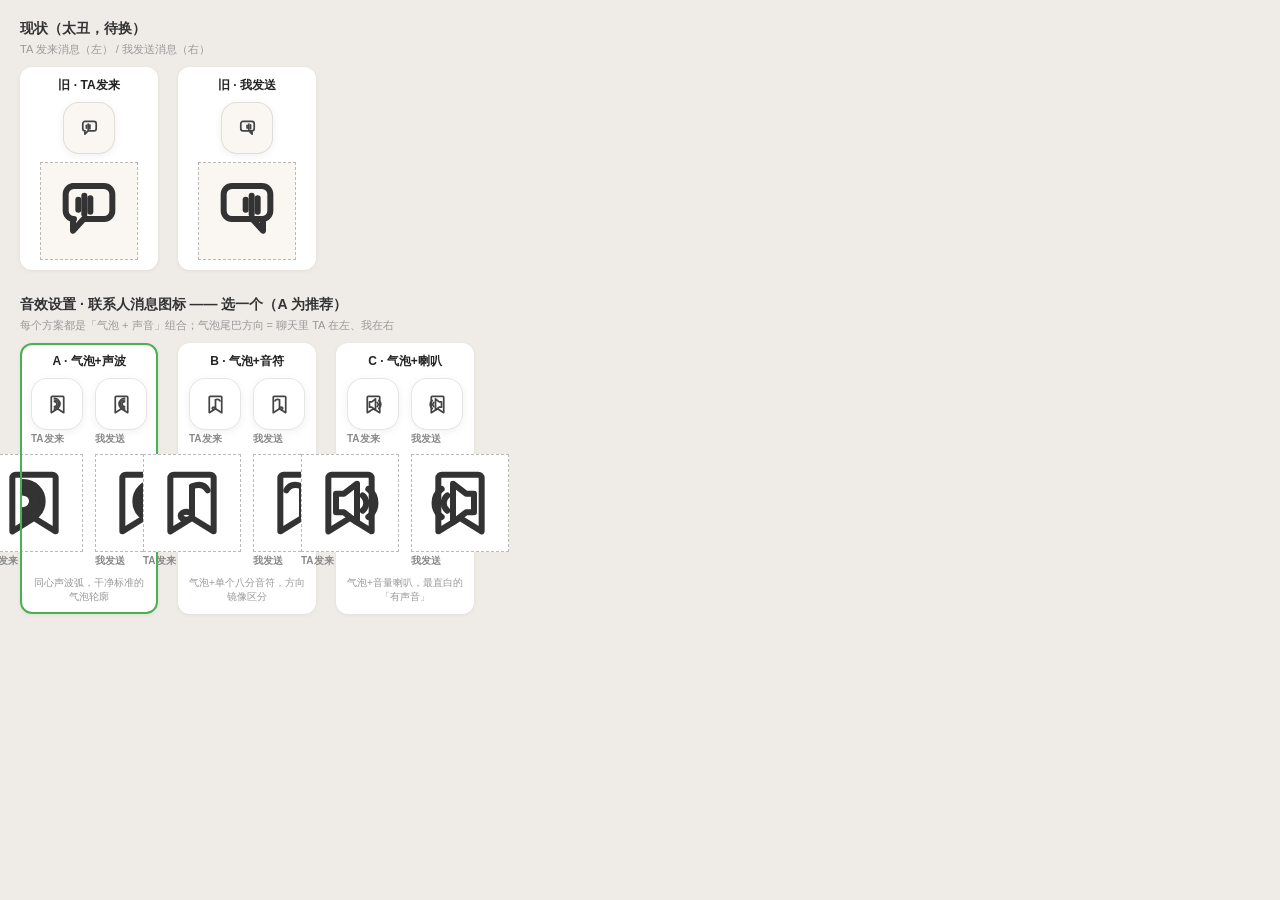
<file: tools/_sfx-icons-preview.html>
<!doctype html><html><head><meta charset="utf-8"><style>
body{margin:0;padding:20px;background:#efece7;font-family:sans-serif}
.sec{margin:0 0 26px}
.sec h2{margin:0 0 4px;font-size:14px;color:#333;font-weight:700}
.sec .sub{margin:0 0 10px;font-size:11px;color:#999}
.row{display:flex;gap:20px;flex-wrap:wrap}
.pair{display:flex;gap:12px}
.col{display:flex;flex-direction:column;align-items:center;gap:8px;width:118px;padding:10px;border-radius:12px;background:#fff;box-shadow:0 1px 4px rgba(0,0,0,.06)}
.col.rec{outline:2px solid #4caf50;outline-offset:-2px}
.tile{width:50px;height:50px;border-radius:16px;background:rgba(255,255,255,.97);
  border:1px solid rgba(0,0,0,.1);box-shadow:0 2px 8px rgba(0,0,0,.06);
  display:flex;align-items:center;justify-content:center}
.tile svg{width:23px;height:23px;color:#444}
.name{font-size:12px;font-weight:700;color:#222}
.tag{font-size:10px;color:#999;text-align:center}
.zoom{width:96px;height:96px;background:#fff;border:1px dashed #bbb;display:flex;align-items:center;justify-content:center}
.zoom svg{width:80px;height:80px;color:#333}
.old .tile,.old .zoom{background:#faf7f2}
.lbl{font-size:10px;font-weight:700;color:#8a8a8a;margin-top:2px}
</style></head><body>

  <div class="sec old">
    <h2>现状（太丑，待换）</h2>
    <div class="sub">TA 发来消息（左） / 我发送消息（右）</div>
    <div class="row">
      <div class="col"><div class="name">旧 · TA发来</div><div class="tile"><svg viewBox="0 0 24 24" fill="none" stroke="currentColor" stroke-width="1.8" stroke-linecap="round" stroke-linejoin="round"><path d="M7 4.5h9.5A2.5 2.5 0 0119 7v4.9a2.5 2.5 0 01-2.5 2.5h-6.1l-3.2 3.5v-3.5H7.5A2.5 2.5 0 015 11.9V7a2.5 2.5 0 012.5-2.5z"/><path d="M8.8 8.6v3"/><path d="M10.6 7.4v5.6"/><path d="M12.4 8.2v4"/></svg></div><div class="zoom"><svg viewBox="0 0 24 24" fill="none" stroke="currentColor" stroke-width="1.8" stroke-linecap="round" stroke-linejoin="round"><path d="M7 4.5h9.5A2.5 2.5 0 0119 7v4.9a2.5 2.5 0 01-2.5 2.5h-6.1l-3.2 3.5v-3.5H7.5A2.5 2.5 0 015 11.9V7a2.5 2.5 0 012.5-2.5z"/><path d="M8.8 8.6v3"/><path d="M10.6 7.4v5.6"/><path d="M12.4 8.2v4"/></svg></div></div>
      <div class="col"><div class="name">旧 · 我发送</div><div class="tile"><svg viewBox="0 0 24 24" fill="none" stroke="currentColor" stroke-width="1.8" stroke-linecap="round" stroke-linejoin="round"><path d="M7.5 4.5H16.5A2.5 2.5 0 0119 7v4.9a2.5 2.5 0 01-2.5 2.5h-2.9l3.2 3.5v-3.5H7.5A2.5 2.5 0 015 11.9V7a2.5 2.5 0 012.5-2.5z"/><path d="M11.6 8.6v3"/><path d="M13.4 7.4v5.6"/><path d="M15.2 8.2v4"/></svg></div><div class="zoom"><svg viewBox="0 0 24 24" fill="none" stroke="currentColor" stroke-width="1.8" stroke-linecap="round" stroke-linejoin="round"><path d="M7.5 4.5H16.5A2.5 2.5 0 0119 7v4.9a2.5 2.5 0 01-2.5 2.5h-2.9l3.2 3.5v-3.5H7.5A2.5 2.5 0 015 11.9V7a2.5 2.5 0 012.5-2.5z"/><path d="M11.6 8.6v3"/><path d="M13.4 7.4v5.6"/><path d="M15.2 8.2v4"/></svg></div></div>
    </div>
  </div>

  <div class="sec">
    <h2>音效设置 · 联系人消息图标 —— 选一个（A 为推荐）</h2>
    <div class="sub">每个方案都是「气泡 + 声音」组合；气泡尾巴方向 = 聊天里 TA 在左、我在右</div>
    <div class="row">
      <div class="col rec">
        <div class="name">A · 气泡+声波</div>
        <div class="pair">
          <div><div class="tile"><svg viewBox="0 0 24 24" fill="none" stroke="currentColor" stroke-width="1.8" stroke-linecap="round" stroke-linejoin="round"><path d="M6.5 3.5h11a1 1 0 011 1v16l-6.5-4-6.5 4v-16a1 1 0 011-1z"/><path d="M8.8 8.9a2.6 2.6 0 010 5.2"/><path d="M8.8 7.3a4.2 4.2 0 010 8.4"/><path d="M8.8 5.7a5.8 5.8 0 010 11.6"/></svg></div><div class="lbl">TA发来</div></div>
          <div><div class="tile"><svg viewBox="0 0 24 24" fill="none" stroke="currentColor" stroke-width="1.8" stroke-linecap="round" stroke-linejoin="round"><path d="M17.5 3.5h-11a1 1 0 00-1 1v16l6.5-4 6.5 4v-16a1 1 0 00-1-1z"/><path d="M15.2 8.9a2.6 2.6 0 000 5.2"/><path d="M15.2 7.3a4.2 4.2 0 000 8.4"/><path d="M15.2 5.7a5.8 5.8 0 000 11.6"/></svg></div><div class="lbl">我发送</div></div>
        </div>
        <div class="pair">
          <div><div class="zoom"><svg viewBox="0 0 24 24" fill="none" stroke="currentColor" stroke-width="1.8" stroke-linecap="round" stroke-linejoin="round"><path d="M6.5 3.5h11a1 1 0 011 1v16l-6.5-4-6.5 4v-16a1 1 0 011-1z"/><path d="M8.8 8.9a2.6 2.6 0 010 5.2"/><path d="M8.8 7.3a4.2 4.2 0 010 8.4"/><path d="M8.8 5.7a5.8 5.8 0 010 11.6"/></svg></div><div class="lbl">TA发来</div></div>
          <div><div class="zoom"><svg viewBox="0 0 24 24" fill="none" stroke="currentColor" stroke-width="1.8" stroke-linecap="round" stroke-linejoin="round"><path d="M17.5 3.5h-11a1 1 0 00-1 1v16l6.5-4 6.5 4v-16a1 1 0 00-1-1z"/><path d="M15.2 8.9a2.6 2.6 0 000 5.2"/><path d="M15.2 7.3a4.2 4.2 0 000 8.4"/><path d="M15.2 5.7a5.8 5.8 0 000 11.6"/></svg></div><div class="lbl">我发送</div></div>
        </div>
        <div class="tag">同心声波弧，干净标准的气泡轮廓</div>
      </div>

      <div class="col">
        <div class="name">B · 气泡+音符</div>
        <div class="pair">
          <div><div class="tile"><svg viewBox="0 0 24 24" fill="none" stroke="currentColor" stroke-width="1.8" stroke-linecap="round" stroke-linejoin="round"><path d="M6.5 3.5h11a1 1 0 011 1v16l-6.5-4-6.5 4v-16a1 1 0 011-1z"/><path d="M12 15.8V7.2"/><ellipse cx="10.3" cy="15.8" rx="1.7" ry="1.2"/><path d="M12 7q3.4-1.3 4.7 1.2"/></svg></div><div class="lbl">TA发来</div></div>
          <div><div class="tile"><svg viewBox="0 0 24 24" fill="none" stroke="currentColor" stroke-width="1.8" stroke-linecap="round" stroke-linejoin="round"><path d="M17.5 3.5h-11a1 1 0 00-1 1v16l6.5-4 6.5 4v-16a1 1 0 00-1-1z"/><path d="M12 15.8V7.2"/><ellipse cx="13.7" cy="15.8" rx="1.7" ry="1.2"/><path d="M12 7q-3.4-1.3-4.7 1.2"/></svg></div><div class="lbl">我发送</div></div>
        </div>
        <div class="pair">
          <div><div class="zoom"><svg viewBox="0 0 24 24" fill="none" stroke="currentColor" stroke-width="1.8" stroke-linecap="round" stroke-linejoin="round"><path d="M6.5 3.5h11a1 1 0 011 1v16l-6.5-4-6.5 4v-16a1 1 0 011-1z"/><path d="M12 15.8V7.2"/><ellipse cx="10.3" cy="15.8" rx="1.7" ry="1.2"/><path d="M12 7q3.4-1.3 4.7 1.2"/></svg></div><div class="lbl">TA发来</div></div>
          <div><div class="zoom"><svg viewBox="0 0 24 24" fill="none" stroke="currentColor" stroke-width="1.8" stroke-linecap="round" stroke-linejoin="round"><path d="M17.5 3.5h-11a1 1 0 00-1 1v16l6.5-4 6.5 4v-16a1 1 0 00-1-1z"/><path d="M12 15.8V7.2"/><ellipse cx="13.7" cy="15.8" rx="1.7" ry="1.2"/><path d="M12 7q-3.4-1.3-4.7 1.2"/></svg></div><div class="lbl">我发送</div></div>
        </div>
        <div class="tag">气泡+单个八分音符，方向镜像区分</div>
      </div>

      <div class="col">
        <div class="name">C · 气泡+喇叭</div>
        <div class="pair">
          <div><div class="tile"><svg viewBox="0 0 24 24" fill="none" stroke="currentColor" stroke-width="1.8" stroke-linecap="round" stroke-linejoin="round"><path d="M6.5 3.5h11a1 1 0 011 1v16l-6.5-4-6.5 4v-16a1 1 0 011-1z"/><path d="M7.8 9.2v5.6h2.4l3.9 3V6.2l-3.9 3z"/><path d="M15.8 9.7a3 3 0 010 4.6"/><path d="M17.5 7.8a5.2 5.2 0 010 8.4"/></svg></div><div class="lbl">TA发来</div></div>
          <div><div class="tile"><svg viewBox="0 0 24 24" fill="none" stroke="currentColor" stroke-width="1.8" stroke-linecap="round" stroke-linejoin="round"><path d="M17.5 3.5h-11a1 1 0 00-1 1v16l6.5-4 6.5 4v-16a1 1 0 00-1-1z"/><path d="M16.2 9.2v5.6h-2.4l-3.9 3V6.2l3.9 3z"/><path d="M8.2 9.7a3 3 0 000 4.6"/><path d="M6.5 7.8a5.2 5.2 0 000 8.4"/></svg></div><div class="lbl">我发送</div></div>
        </div>
        <div class="pair">
          <div><div class="zoom"><svg viewBox="0 0 24 24" fill="none" stroke="currentColor" stroke-width="1.8" stroke-linecap="round" stroke-linejoin="round"><path d="M6.5 3.5h11a1 1 0 011 1v16l-6.5-4-6.5 4v-16a1 1 0 011-1z"/><path d="M7.8 9.2v5.6h2.4l3.9 3V6.2l-3.9 3z"/><path d="M15.8 9.7a3 3 0 010 4.6"/><path d="M17.5 7.8a5.2 5.2 0 010 8.4"/></svg></div><div class="lbl">TA发来</div></div>
          <div><div class="zoom"><svg viewBox="0 0 24 24" fill="none" stroke="currentColor" stroke-width="1.8" stroke-linecap="round" stroke-linejoin="round"><path d="M17.5 3.5h-11a1 1 0 00-1 1v16l6.5-4 6.5 4v-16a1 1 0 00-1-1z"/><path d="M16.2 9.2v5.6h-2.4l-3.9 3V6.2l3.9 3z"/><path d="M8.2 9.7a3 3 0 000 4.6"/><path d="M6.5 7.8a5.2 5.2 0 000 8.4"/></svg></div><div class="lbl">我发送</div></div>
        </div>
        <div class="tag">气泡+音量喇叭，最直白的「有声音」</div>
      </div>
    </div>
  </div>

</body></html>
</file>
